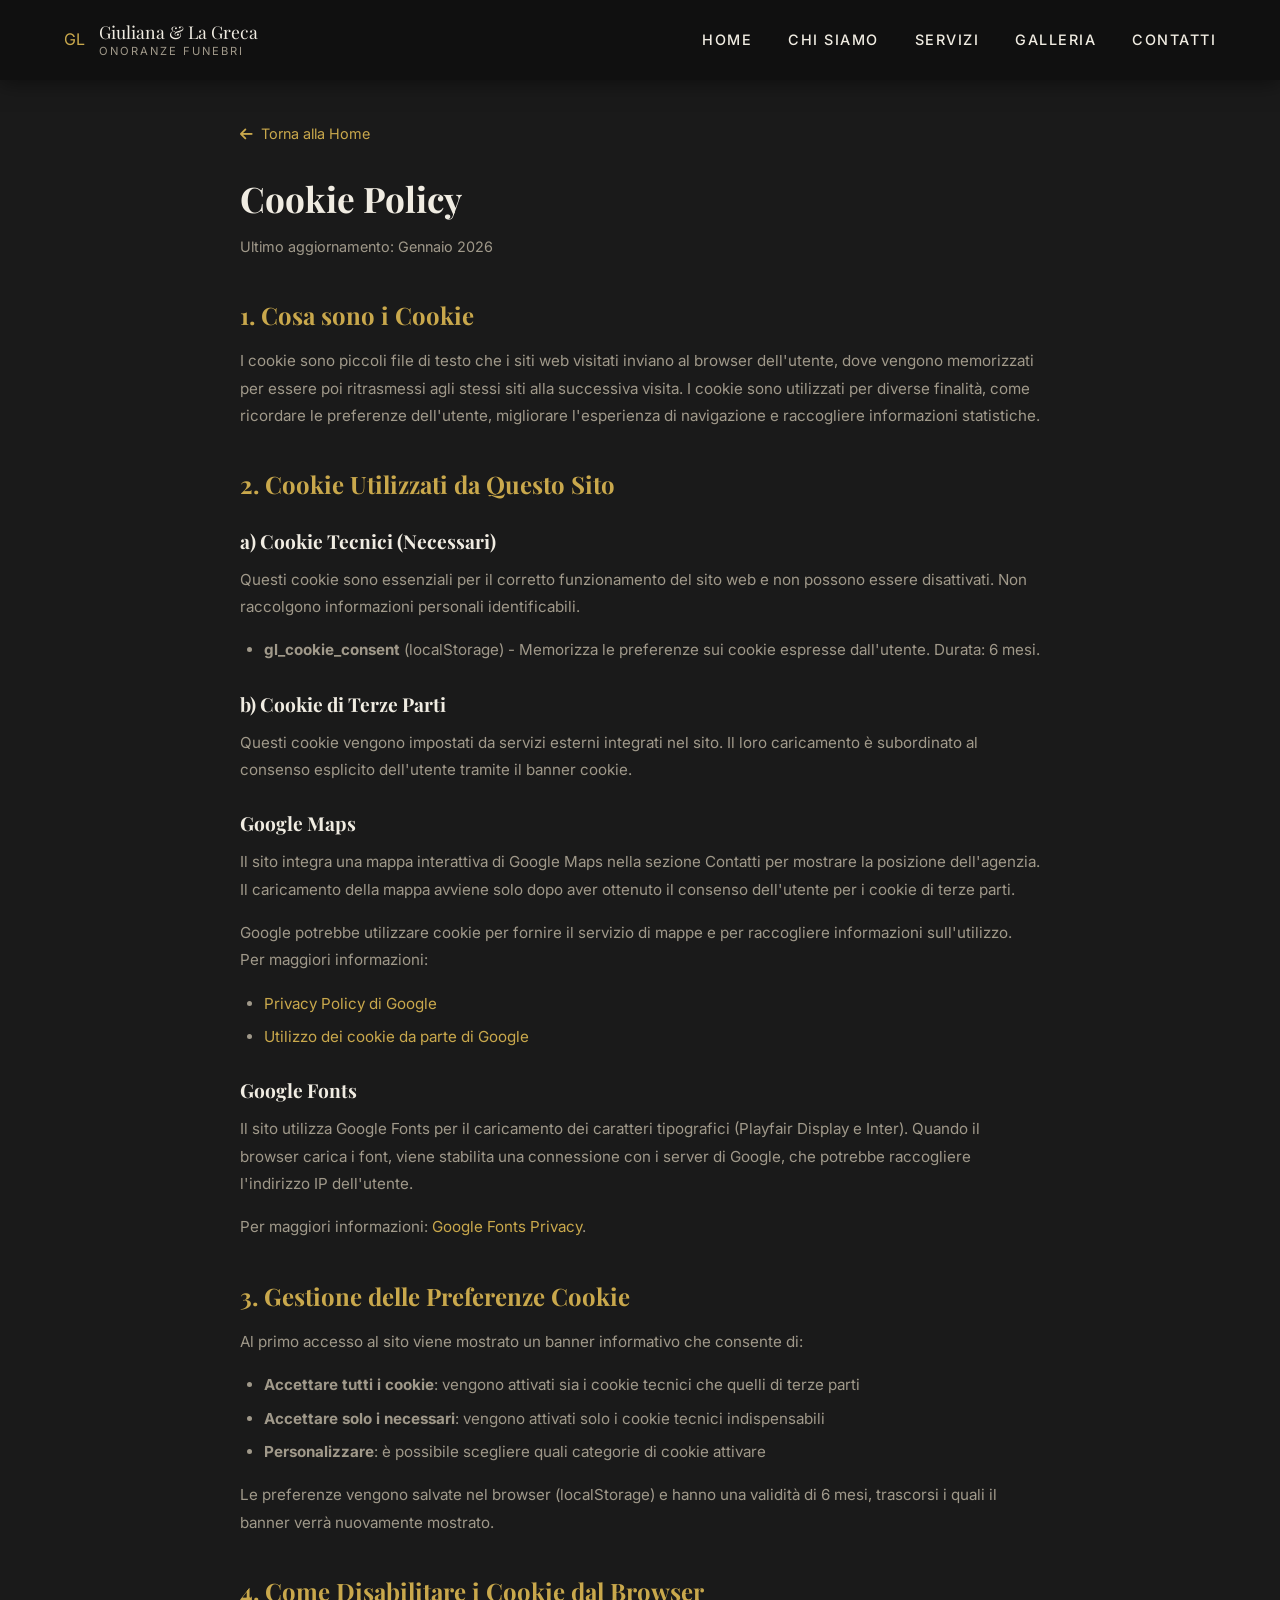
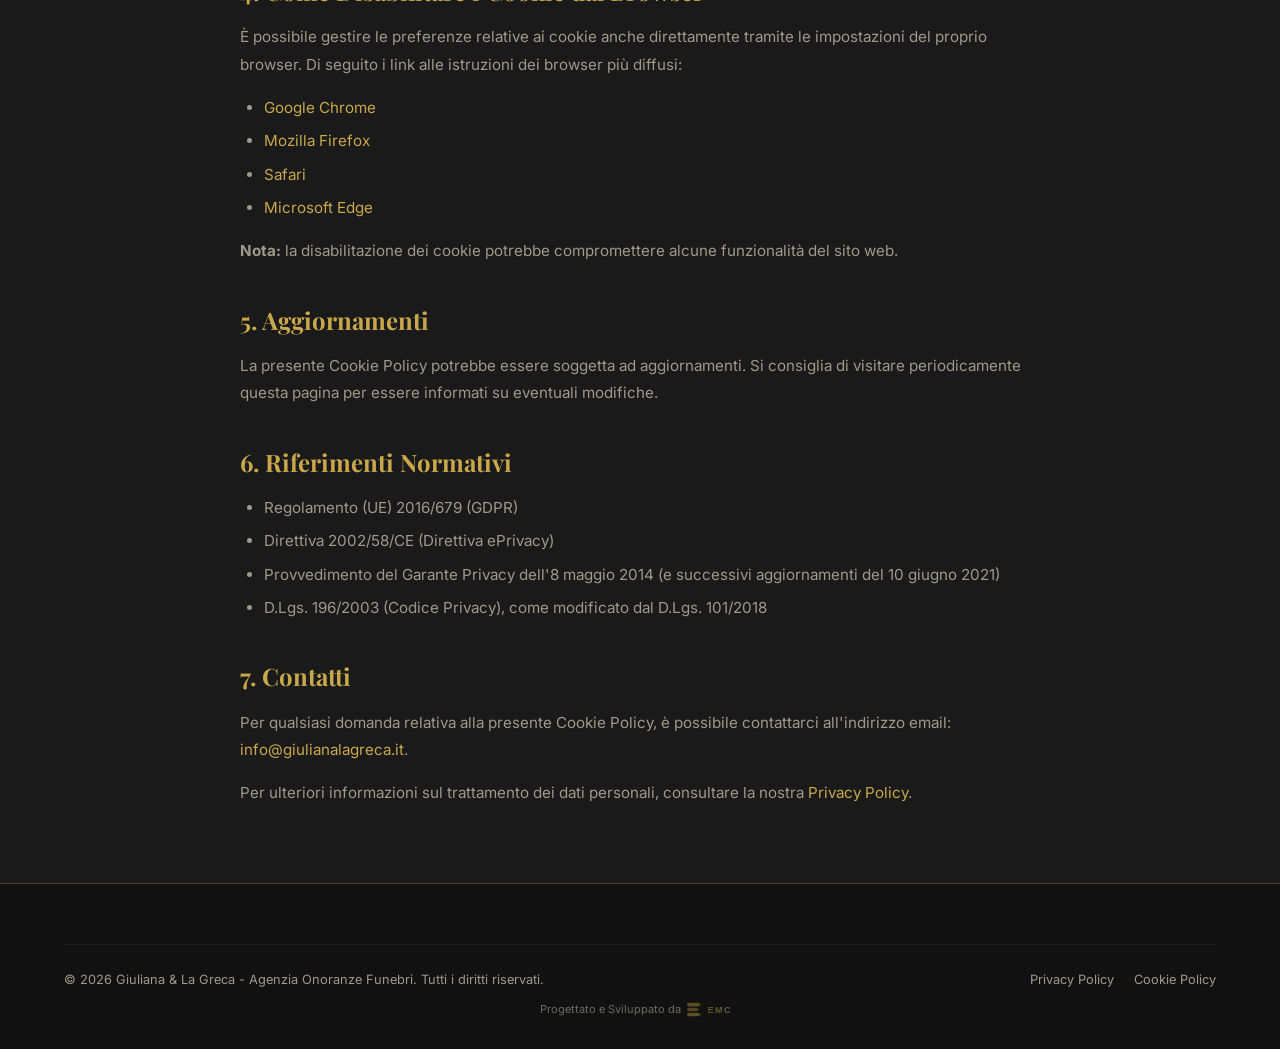
<file: cookie-policy.html>
<!DOCTYPE html>
<html lang="it">
<head>
    <meta charset="UTF-8">
    <meta name="viewport" content="width=device-width, initial-scale=1.0">
    <meta name="description" content="Cookie Policy - Giuliana & La Greca Agenzia Onoranze Funebri">
    <meta name="robots" content="noindex, nofollow">
    <title>Cookie Policy - Giuliana & La Greca</title>
    <link rel="canonical" href="https://www.agenziafunebregiulianalagreca.it/cookie-policy.html">

    <link rel="preconnect" href="https://fonts.googleapis.com">
    <link rel="preconnect" href="https://fonts.gstatic.com" crossorigin>
    <link href="https://fonts.googleapis.com/css2?family=Inter:wght@300;400;500;600;700&family=Playfair+Display:wght@400;500;600;700&display=swap" rel="stylesheet">
    <link rel="stylesheet" href="https://cdnjs.cloudflare.com/ajax/libs/font-awesome/6.5.1/css/all.min.css" integrity="sha512-DTOQO9RWCH3ppGqcWaEA1BIZOC6xxalwEsw9c2QQeAIftl+Vegovlnee1c9QX4TctnWMn13TZye+giMm8e2LwA==" crossorigin="anonymous" referrerpolicy="no-referrer">
    <link rel="stylesheet" href="css/style.css">
</head>
<body>

    <!-- Header -->
    <header class="header scrolled">
        <div class="container">
            <nav class="nav">
                <a href="index.html" class="nav-logo">
                    <div class="nav-logo-icon">GL</div>
                    <div class="nav-logo-text">
                        Giuliana & La Greca
                        <span>Onoranze Funebri</span>
                    </div>
                </a>
                <ul class="nav-links">
                    <li><a href="index.html">Home</a></li>
                    <li><a href="index.html#chi-siamo">Chi Siamo</a></li>
                    <li><a href="index.html#servizi">Servizi</a></li>
                    <li><a href="index.html#galleria">Galleria</a></li>
                    <li><a href="index.html#contatti">Contatti</a></li>
                </ul>
                <button class="hamburger" id="hamburger" aria-label="Menu di navigazione" aria-expanded="false">
                    <span></span>
                    <span></span>
                    <span></span>
                </button>
            </nav>
        </div>
    </header>

    <!-- Cookie Policy -->
    <main class="legal-page">
        <div class="container">
            <div class="legal-content">
                <a href="index.html" class="legal-back"><i class="fas fa-arrow-left"></i> Torna alla Home</a>

                <h1>Cookie Policy</h1>
                <p class="legal-date">Ultimo aggiornamento: Gennaio 2026</p>

                <h2>1. Cosa sono i Cookie</h2>
                <p>
                    I cookie sono piccoli file di testo che i siti web visitati inviano al browser dell'utente,
                    dove vengono memorizzati per essere poi ritrasmessi agli stessi siti alla successiva visita.
                    I cookie sono utilizzati per diverse finalità, come ricordare le preferenze dell'utente,
                    migliorare l'esperienza di navigazione e raccogliere informazioni statistiche.
                </p>

                <h2>2. Cookie Utilizzati da Questo Sito</h2>

                <h3>a) Cookie Tecnici (Necessari)</h3>
                <p>
                    Questi cookie sono essenziali per il corretto funzionamento del sito web e non possono essere
                    disattivati. Non raccolgono informazioni personali identificabili.
                </p>
                <ul>
                    <li>
                        <strong>gl_cookie_consent</strong> (localStorage) - Memorizza le preferenze sui cookie
                        espresse dall'utente. Durata: 6 mesi.
                    </li>
                </ul>

                <h3>b) Cookie di Terze Parti</h3>
                <p>
                    Questi cookie vengono impostati da servizi esterni integrati nel sito. Il loro caricamento
                    è subordinato al consenso esplicito dell'utente tramite il banner cookie.
                </p>

                <h3>Google Maps</h3>
                <p>
                    Il sito integra una mappa interattiva di Google Maps nella sezione Contatti per mostrare
                    la posizione dell'agenzia. Il caricamento della mappa avviene solo dopo aver ottenuto
                    il consenso dell'utente per i cookie di terze parti.
                </p>
                <p>
                    Google potrebbe utilizzare cookie per fornire il servizio di mappe e per raccogliere
                    informazioni sull'utilizzo. Per maggiori informazioni:
                </p>
                <ul>
                    <li><a href="https://policies.google.com/privacy" target="_blank" rel="noopener noreferrer">Privacy Policy di Google</a></li>
                    <li><a href="https://policies.google.com/technologies/cookies" target="_blank" rel="noopener noreferrer">Utilizzo dei cookie da parte di Google</a></li>
                </ul>

                <h3>Google Fonts</h3>
                <p>
                    Il sito utilizza Google Fonts per il caricamento dei caratteri tipografici (Playfair Display e Inter).
                    Quando il browser carica i font, viene stabilita una connessione con i server di Google,
                    che potrebbe raccogliere l'indirizzo IP dell'utente.
                </p>
                <p>
                    Per maggiori informazioni: <a href="https://developers.google.com/fonts/faq/privacy" target="_blank" rel="noopener noreferrer">Google Fonts Privacy</a>.
                </p>

                <h2>3. Gestione delle Preferenze Cookie</h2>
                <p>
                    Al primo accesso al sito viene mostrato un banner informativo che consente di:
                </p>
                <ul>
                    <li><strong>Accettare tutti i cookie</strong>: vengono attivati sia i cookie tecnici che quelli di terze parti</li>
                    <li><strong>Accettare solo i necessari</strong>: vengono attivati solo i cookie tecnici indispensabili</li>
                    <li><strong>Personalizzare</strong>: è possibile scegliere quali categorie di cookie attivare</li>
                </ul>
                <p>
                    Le preferenze vengono salvate nel browser (localStorage) e hanno una validità di 6 mesi,
                    trascorsi i quali il banner verrà nuovamente mostrato.
                </p>

                <h2>4. Come Disabilitare i Cookie dal Browser</h2>
                <p>
                    È possibile gestire le preferenze relative ai cookie anche direttamente tramite le
                    impostazioni del proprio browser. Di seguito i link alle istruzioni dei browser più diffusi:
                </p>
                <ul>
                    <li><a href="https://support.google.com/chrome/answer/95647" target="_blank" rel="noopener noreferrer">Google Chrome</a></li>
                    <li><a href="https://support.mozilla.org/it/kb/protezione-antitracciamento-avanzata-firefox-desktop" target="_blank" rel="noopener noreferrer">Mozilla Firefox</a></li>
                    <li><a href="https://support.apple.com/it-it/guide/safari/sfri11471/mac" target="_blank" rel="noopener noreferrer">Safari</a></li>
                    <li><a href="https://support.microsoft.com/it-it/windows/eliminare-e-gestire-i-cookie-168dab11-0753-043d-7c16-ede5947fc64d" target="_blank" rel="noopener noreferrer">Microsoft Edge</a></li>
                </ul>
                <p>
                    <strong>Nota:</strong> la disabilitazione dei cookie potrebbe compromettere alcune funzionalità del sito web.
                </p>

                <h2>5. Aggiornamenti</h2>
                <p>
                    La presente Cookie Policy potrebbe essere soggetta ad aggiornamenti. Si consiglia di visitare
                    periodicamente questa pagina per essere informati su eventuali modifiche.
                </p>

                <h2>6. Riferimenti Normativi</h2>
                <ul>
                    <li>Regolamento (UE) 2016/679 (GDPR)</li>
                    <li>Direttiva 2002/58/CE (Direttiva ePrivacy)</li>
                    <li>Provvedimento del Garante Privacy dell'8 maggio 2014 (e successivi aggiornamenti del 10 giugno 2021)</li>
                    <li>D.Lgs. 196/2003 (Codice Privacy), come modificato dal D.Lgs. 101/2018</li>
                </ul>

                <h2>7. Contatti</h2>
                <p>
                    Per qualsiasi domanda relativa alla presente Cookie Policy, è possibile contattarci all'indirizzo
                    email: <a href="mailto:info@giulianalagreca.it">info@giulianalagreca.it</a>.
                </p>
                <p>
                    Per ulteriori informazioni sul trattamento dei dati personali, consultare la nostra
                    <a href="privacy.html">Privacy Policy</a>.
                </p>
            </div>
        </div>
    </main>

    <!-- Footer -->
    <footer class="footer">
        <div class="container">
            <div class="footer-bottom">
                <p>&copy; <script>document.write(new Date().getFullYear())</script> Giuliana & La Greca - Agenzia Onoranze Funebri. Tutti i diritti riservati.</p>
                <div class="footer-bottom-links">
                    <a href="privacy.html">Privacy Policy</a>
                    <a href="cookie-policy.html">Cookie Policy</a>
                </div>
            </div>
            <a href="https://www.emcdigitalsolutions.it" target="_blank" rel="noopener" title="Progettato e Sviluppato da EMC Digital Solutions" style="margin-top:10px;display:flex;align-items:center;justify-content:center;gap:6px;opacity:0.4;font-size:11px;text-decoration:none;color:inherit;"><span>Progettato e Sviluppato da</span> <svg xmlns="http://www.w3.org/2000/svg" viewBox="0 0 120 40" height="18"><defs><linearGradient id="emcG" x1="0" y1="0" x2="120" y2="40" gradientUnits="userSpaceOnUse"><stop offset="0%" stop-color="#c9a84c"/><stop offset="45%" stop-color="#d4af37"/><stop offset="100%" stop-color="#f0ece2"/></linearGradient><linearGradient id="emcIG" x1="0" y1="0" x2="40" y2="40" gradientUnits="userSpaceOnUse"><stop offset="0%" stop-color="#c9a84c"/><stop offset="100%" stop-color="#d4af37"/></linearGradient></defs><path d="M4,4 H24 L32,8 L24,12 H4 A4,4 0 0,1 4,4Z" fill="url(#emcIG)"/><path d="M4,15 H20 L28,19 L20,23 H4 A4,4 0 0,1 4,15Z" fill="url(#emcIG)" opacity="0.85"/><path d="M4,26 H24 L32,30 L24,34 H4 A4,4 0 0,1 4,26Z" fill="url(#emcIG)"/><text x="46" y="27" font-family="'Space Grotesk','Segoe UI','Helvetica Neue',Arial,sans-serif" font-size="20" font-weight="700" fill="url(#emcG)" letter-spacing="3">EMC</text></svg></a>
        </div>
    </footer>

    <script>
        // Mobile menu per le pagine legali
        var hamburger = document.getElementById('hamburger');
        var navLinks = document.querySelector('.nav-links');
        if (hamburger && navLinks) {
            hamburger.addEventListener('click', function () {
                var isOpen = navLinks.classList.toggle('open');
                hamburger.classList.toggle('active');
                hamburger.setAttribute('aria-expanded', isOpen);
                document.body.style.overflow = isOpen ? 'hidden' : '';
            });
            navLinks.querySelectorAll('a').forEach(function (link) {
                link.addEventListener('click', function () {
                    navLinks.classList.remove('open');
                    hamburger.classList.remove('active');
                    hamburger.setAttribute('aria-expanded', 'false');
                    document.body.style.overflow = '';
                });
            });
        }
    </script>

</body>
</html>
</file>
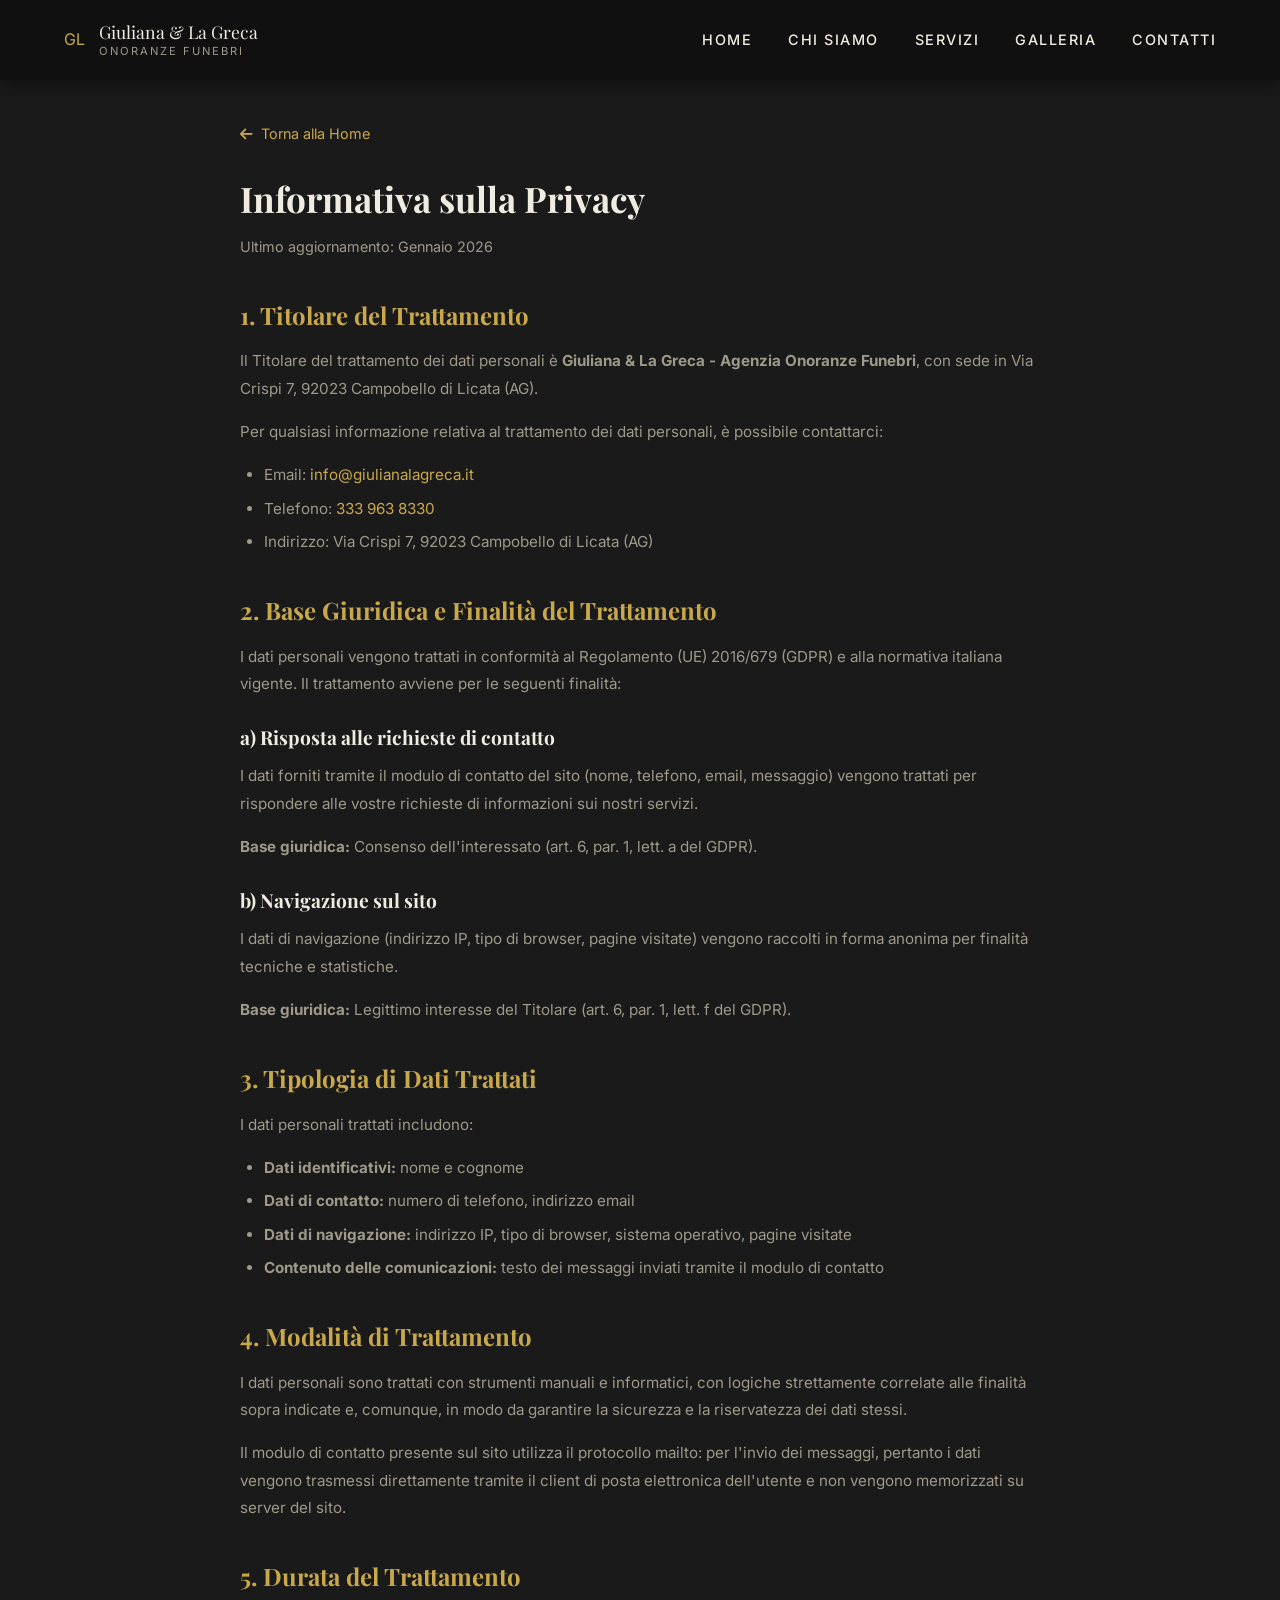
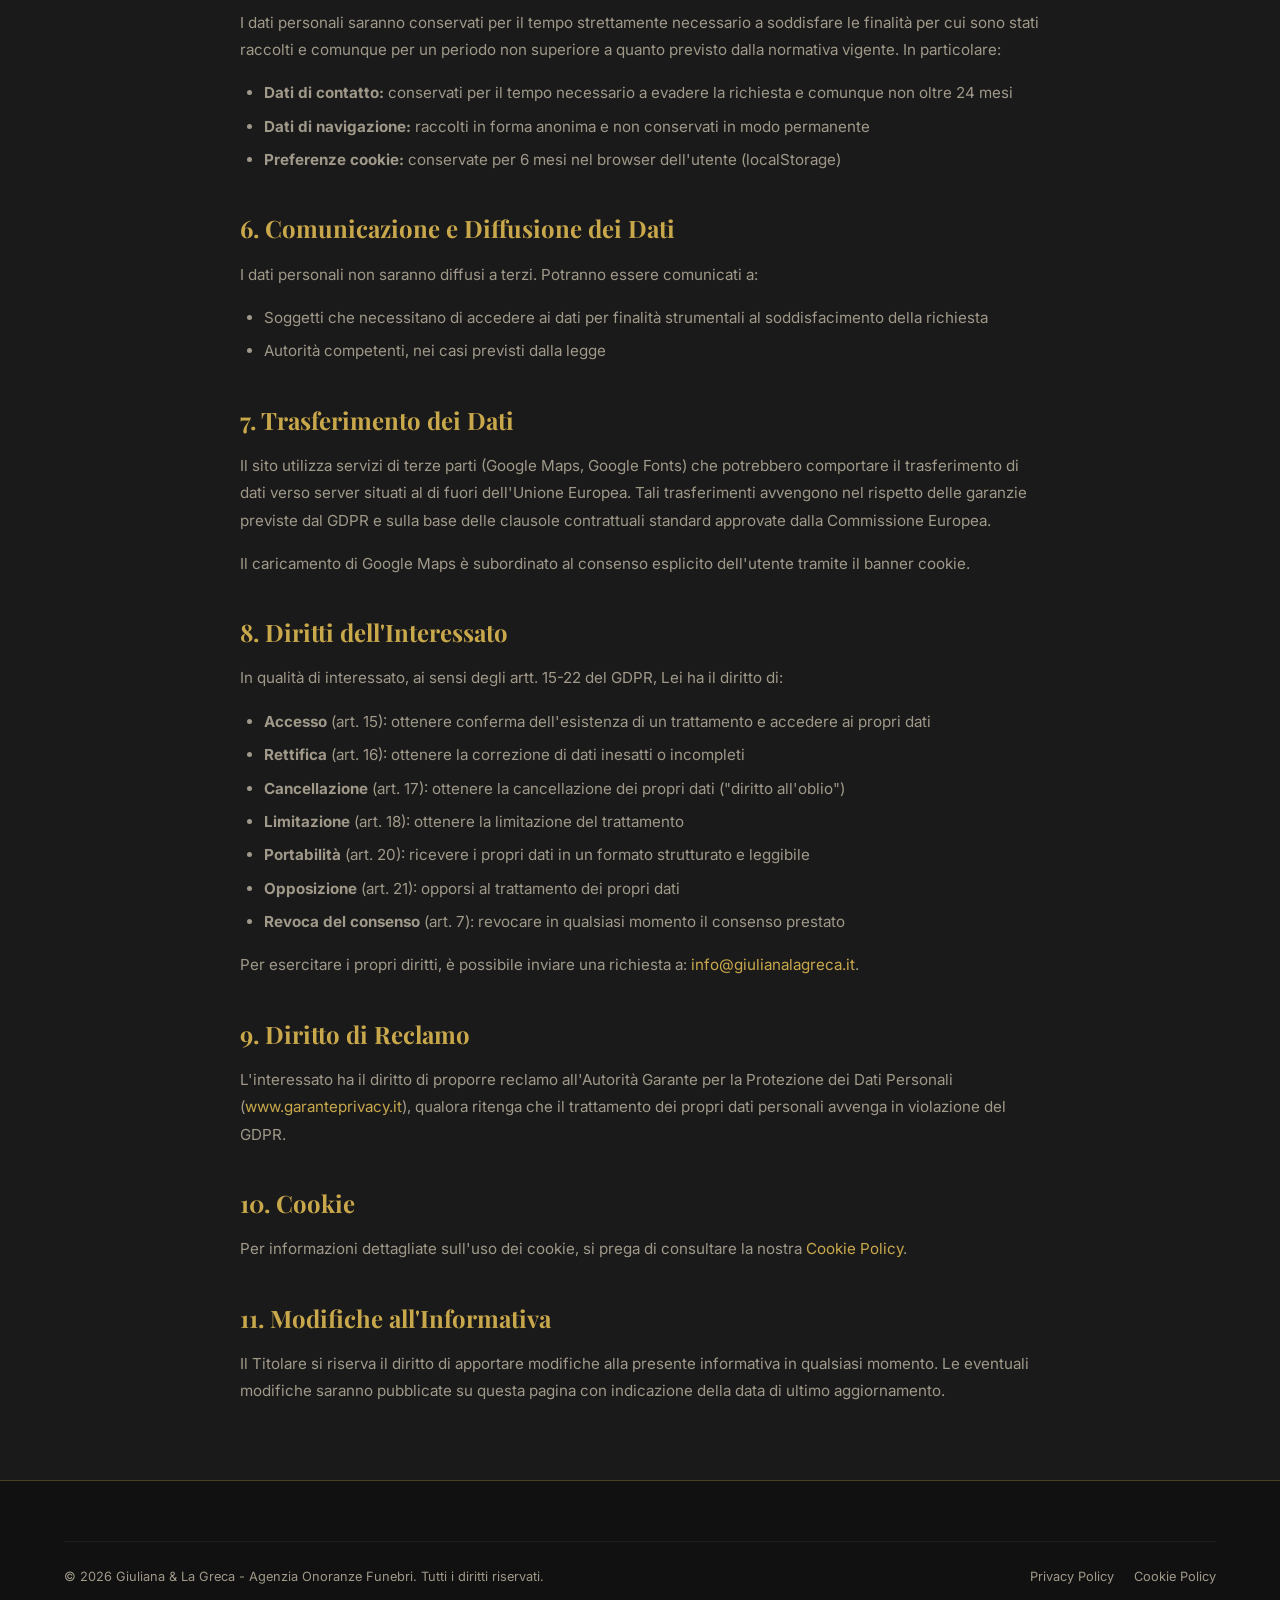
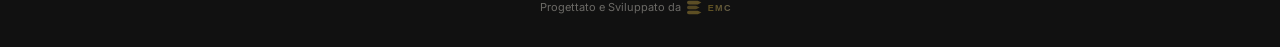
<file: privacy.html>
<!DOCTYPE html>
<html lang="it">
<head>
    <meta charset="UTF-8">
    <meta name="viewport" content="width=device-width, initial-scale=1.0">
    <meta name="description" content="Informativa sulla Privacy - Giuliana & La Greca Agenzia Onoranze Funebri">
    <meta name="robots" content="noindex, nofollow">
    <title>Privacy Policy - Giuliana & La Greca</title>
    <link rel="canonical" href="https://www.agenziafunebregiulianalagreca.it/privacy.html">

    <link rel="preconnect" href="https://fonts.googleapis.com">
    <link rel="preconnect" href="https://fonts.gstatic.com" crossorigin>
    <link href="https://fonts.googleapis.com/css2?family=Inter:wght@300;400;500;600;700&family=Playfair+Display:wght@400;500;600;700&display=swap" rel="stylesheet">
    <link rel="stylesheet" href="https://cdnjs.cloudflare.com/ajax/libs/font-awesome/6.5.1/css/all.min.css" integrity="sha512-DTOQO9RWCH3ppGqcWaEA1BIZOC6xxalwEsw9c2QQeAIftl+Vegovlnee1c9QX4TctnWMn13TZye+giMm8e2LwA==" crossorigin="anonymous" referrerpolicy="no-referrer">
    <link rel="stylesheet" href="css/style.css">
</head>
<body>

    <!-- Header -->
    <header class="header scrolled">
        <div class="container">
            <nav class="nav">
                <a href="index.html" class="nav-logo">
                    <div class="nav-logo-icon">GL</div>
                    <div class="nav-logo-text">
                        Giuliana & La Greca
                        <span>Onoranze Funebri</span>
                    </div>
                </a>
                <ul class="nav-links">
                    <li><a href="index.html">Home</a></li>
                    <li><a href="index.html#chi-siamo">Chi Siamo</a></li>
                    <li><a href="index.html#servizi">Servizi</a></li>
                    <li><a href="index.html#galleria">Galleria</a></li>
                    <li><a href="index.html#contatti">Contatti</a></li>
                </ul>
                <button class="hamburger" id="hamburger" aria-label="Menu di navigazione" aria-expanded="false">
                    <span></span>
                    <span></span>
                    <span></span>
                </button>
            </nav>
        </div>
    </header>

    <!-- Privacy Policy -->
    <main class="legal-page">
        <div class="container">
            <div class="legal-content">
                <a href="index.html" class="legal-back"><i class="fas fa-arrow-left"></i> Torna alla Home</a>

                <h1>Informativa sulla Privacy</h1>
                <p class="legal-date">Ultimo aggiornamento: Gennaio 2026</p>

                <h2>1. Titolare del Trattamento</h2>
                <p>
                    Il Titolare del trattamento dei dati personali è <strong>Giuliana & La Greca - Agenzia Onoranze Funebri</strong>,
                    con sede in Via Crispi 7, 92023 Campobello di Licata (AG).
                </p>
                <p>
                    Per qualsiasi informazione relativa al trattamento dei dati personali, è possibile contattarci:
                </p>
                <ul>
                    <li>Email: <a href="mailto:info@giulianalagreca.it">info@giulianalagreca.it</a></li>
                    <li>Telefono: <a href="tel:+393339638330">333 963 8330</a></li>
                    <li>Indirizzo: Via Crispi 7, 92023 Campobello di Licata (AG)</li>
                </ul>

                <h2>2. Base Giuridica e Finalità del Trattamento</h2>
                <p>
                    I dati personali vengono trattati in conformità al Regolamento (UE) 2016/679 (GDPR)
                    e alla normativa italiana vigente. Il trattamento avviene per le seguenti finalità:
                </p>

                <h3>a) Risposta alle richieste di contatto</h3>
                <p>
                    I dati forniti tramite il modulo di contatto del sito (nome, telefono, email, messaggio) vengono
                    trattati per rispondere alle vostre richieste di informazioni sui nostri servizi.
                </p>
                <p><strong>Base giuridica:</strong> Consenso dell'interessato (art. 6, par. 1, lett. a del GDPR).</p>

                <h3>b) Navigazione sul sito</h3>
                <p>
                    I dati di navigazione (indirizzo IP, tipo di browser, pagine visitate) vengono raccolti
                    in forma anonima per finalità tecniche e statistiche.
                </p>
                <p><strong>Base giuridica:</strong> Legittimo interesse del Titolare (art. 6, par. 1, lett. f del GDPR).</p>

                <h2>3. Tipologia di Dati Trattati</h2>
                <p>I dati personali trattati includono:</p>
                <ul>
                    <li><strong>Dati identificativi:</strong> nome e cognome</li>
                    <li><strong>Dati di contatto:</strong> numero di telefono, indirizzo email</li>
                    <li><strong>Dati di navigazione:</strong> indirizzo IP, tipo di browser, sistema operativo, pagine visitate</li>
                    <li><strong>Contenuto delle comunicazioni:</strong> testo dei messaggi inviati tramite il modulo di contatto</li>
                </ul>

                <h2>4. Modalità di Trattamento</h2>
                <p>
                    I dati personali sono trattati con strumenti manuali e informatici, con logiche strettamente correlate
                    alle finalità sopra indicate e, comunque, in modo da garantire la sicurezza e la riservatezza dei dati stessi.
                </p>
                <p>
                    Il modulo di contatto presente sul sito utilizza il protocollo mailto: per l'invio dei messaggi,
                    pertanto i dati vengono trasmessi direttamente tramite il client di posta elettronica dell'utente
                    e non vengono memorizzati su server del sito.
                </p>

                <h2>5. Durata del Trattamento</h2>
                <p>
                    I dati personali saranno conservati per il tempo strettamente necessario a soddisfare le finalità
                    per cui sono stati raccolti e comunque per un periodo non superiore a quanto previsto dalla normativa
                    vigente. In particolare:
                </p>
                <ul>
                    <li><strong>Dati di contatto:</strong> conservati per il tempo necessario a evadere la richiesta e comunque non oltre 24 mesi</li>
                    <li><strong>Dati di navigazione:</strong> raccolti in forma anonima e non conservati in modo permanente</li>
                    <li><strong>Preferenze cookie:</strong> conservate per 6 mesi nel browser dell'utente (localStorage)</li>
                </ul>

                <h2>6. Comunicazione e Diffusione dei Dati</h2>
                <p>
                    I dati personali non saranno diffusi a terzi. Potranno essere comunicati a:
                </p>
                <ul>
                    <li>Soggetti che necessitano di accedere ai dati per finalità strumentali al soddisfacimento della richiesta</li>
                    <li>Autorità competenti, nei casi previsti dalla legge</li>
                </ul>

                <h2>7. Trasferimento dei Dati</h2>
                <p>
                    Il sito utilizza servizi di terze parti (Google Maps, Google Fonts) che potrebbero comportare
                    il trasferimento di dati verso server situati al di fuori dell'Unione Europea.
                    Tali trasferimenti avvengono nel rispetto delle garanzie previste dal GDPR e sulla base
                    delle clausole contrattuali standard approvate dalla Commissione Europea.
                </p>
                <p>
                    Il caricamento di Google Maps è subordinato al consenso esplicito dell'utente tramite il banner cookie.
                </p>

                <h2>8. Diritti dell'Interessato</h2>
                <p>
                    In qualità di interessato, ai sensi degli artt. 15-22 del GDPR, Lei ha il diritto di:
                </p>
                <ul>
                    <li><strong>Accesso</strong> (art. 15): ottenere conferma dell'esistenza di un trattamento e accedere ai propri dati</li>
                    <li><strong>Rettifica</strong> (art. 16): ottenere la correzione di dati inesatti o incompleti</li>
                    <li><strong>Cancellazione</strong> (art. 17): ottenere la cancellazione dei propri dati ("diritto all'oblio")</li>
                    <li><strong>Limitazione</strong> (art. 18): ottenere la limitazione del trattamento</li>
                    <li><strong>Portabilità</strong> (art. 20): ricevere i propri dati in un formato strutturato e leggibile</li>
                    <li><strong>Opposizione</strong> (art. 21): opporsi al trattamento dei propri dati</li>
                    <li><strong>Revoca del consenso</strong> (art. 7): revocare in qualsiasi momento il consenso prestato</li>
                </ul>
                <p>
                    Per esercitare i propri diritti, è possibile inviare una richiesta a:
                    <a href="mailto:info@giulianalagreca.it">info@giulianalagreca.it</a>.
                </p>

                <h2>9. Diritto di Reclamo</h2>
                <p>
                    L'interessato ha il diritto di proporre reclamo all'Autorità Garante per la Protezione dei Dati Personali
                    (<a href="https://www.garanteprivacy.it" target="_blank" rel="noopener noreferrer">www.garanteprivacy.it</a>),
                    qualora ritenga che il trattamento dei propri dati personali avvenga in violazione del GDPR.
                </p>

                <h2>10. Cookie</h2>
                <p>
                    Per informazioni dettagliate sull'uso dei cookie, si prega di consultare la nostra
                    <a href="cookie-policy.html">Cookie Policy</a>.
                </p>

                <h2>11. Modifiche all'Informativa</h2>
                <p>
                    Il Titolare si riserva il diritto di apportare modifiche alla presente informativa in qualsiasi momento.
                    Le eventuali modifiche saranno pubblicate su questa pagina con indicazione della data di ultimo aggiornamento.
                </p>
            </div>
        </div>
    </main>

    <!-- Footer -->
    <footer class="footer">
        <div class="container">
            <div class="footer-bottom">
                <p>&copy; <script>document.write(new Date().getFullYear())</script> Giuliana & La Greca - Agenzia Onoranze Funebri. Tutti i diritti riservati.</p>
                <div class="footer-bottom-links">
                    <a href="privacy.html">Privacy Policy</a>
                    <a href="cookie-policy.html">Cookie Policy</a>
                </div>
            </div>
            <a href="https://www.emcdigitalsolutions.it" target="_blank" rel="noopener" title="Progettato e Sviluppato da EMC Digital Solutions" style="margin-top:10px;display:flex;align-items:center;justify-content:center;gap:6px;opacity:0.4;font-size:11px;text-decoration:none;color:inherit;"><span>Progettato e Sviluppato da</span> <svg xmlns="http://www.w3.org/2000/svg" viewBox="0 0 120 40" height="18"><defs><linearGradient id="emcG" x1="0" y1="0" x2="120" y2="40" gradientUnits="userSpaceOnUse"><stop offset="0%" stop-color="#c9a84c"/><stop offset="45%" stop-color="#d4af37"/><stop offset="100%" stop-color="#f0ece2"/></linearGradient><linearGradient id="emcIG" x1="0" y1="0" x2="40" y2="40" gradientUnits="userSpaceOnUse"><stop offset="0%" stop-color="#c9a84c"/><stop offset="100%" stop-color="#d4af37"/></linearGradient></defs><path d="M4,4 H24 L32,8 L24,12 H4 A4,4 0 0,1 4,4Z" fill="url(#emcIG)"/><path d="M4,15 H20 L28,19 L20,23 H4 A4,4 0 0,1 4,15Z" fill="url(#emcIG)" opacity="0.85"/><path d="M4,26 H24 L32,30 L24,34 H4 A4,4 0 0,1 4,26Z" fill="url(#emcIG)"/><text x="46" y="27" font-family="'Space Grotesk','Segoe UI','Helvetica Neue',Arial,sans-serif" font-size="20" font-weight="700" fill="url(#emcG)" letter-spacing="3">EMC</text></svg></a>
        </div>
    </footer>

    <script>
        // Mobile menu per le pagine legali
        var hamburger = document.getElementById('hamburger');
        var navLinks = document.querySelector('.nav-links');
        if (hamburger && navLinks) {
            hamburger.addEventListener('click', function () {
                var isOpen = navLinks.classList.toggle('open');
                hamburger.classList.toggle('active');
                hamburger.setAttribute('aria-expanded', isOpen);
                document.body.style.overflow = isOpen ? 'hidden' : '';
            });
            navLinks.querySelectorAll('a').forEach(function (link) {
                link.addEventListener('click', function () {
                    navLinks.classList.remove('open');
                    hamburger.classList.remove('active');
                    hamburger.setAttribute('aria-expanded', 'false');
                    document.body.style.overflow = '';
                });
            });
        }
    </script>

</body>
</html>
</file>
<file: css/style.css>
/* ============================================
   Giuliana & La Greca - Onoranze Funebri
   Tema Elegante Scuro con Accenti Dorati
   ============================================ */

/* --- CSS Variables --- */
:root {
    --bg-primary: #1a1a1a;
    --bg-secondary: #111111;
    --bg-tertiary: #1e1e1e;
    --accent-gold: #c9a84c;
    --accent-gold-light: #d4af37;
    --accent-gold-transparent: rgba(201, 168, 76, 0.3);
    --accent-gold-glow: rgba(201, 168, 76, 0.15);
    --text-primary: #f0ece2;
    --text-secondary: #a0998a;
    --text-dark: #1a1a1a;
    --font-heading: 'Playfair Display', Georgia, serif;
    --font-body: 'Inter', 'Lato', Arial, sans-serif;
    --transition: 0.3s ease;
    --transition-slow: 0.6s ease;
    --max-width: 1200px;
    --nav-height: 80px;
}

/* --- Reset & Base --- */
*,
*::before,
*::after {
    margin: 0;
    padding: 0;
    box-sizing: border-box;
}

html {
    scroll-behavior: smooth;
    font-size: 16px;
}

body {
    font-family: var(--font-body);
    background-color: var(--bg-primary);
    color: var(--text-primary);
    line-height: 1.7;
    overflow-x: hidden;
    -webkit-font-smoothing: antialiased;
    -moz-osx-font-smoothing: grayscale;
}

a {
    color: var(--accent-gold);
    text-decoration: none;
    transition: color var(--transition);
}

a:hover {
    color: var(--accent-gold-light);
}

img {
    max-width: 100%;
    height: auto;
    display: block;
}

ul {
    list-style: none;
}

h1, h2, h3, h4, h5, h6 {
    font-family: var(--font-heading);
    font-weight: 700;
    line-height: 1.3;
    color: var(--text-primary);
}

.container {
    width: 100%;
    max-width: var(--max-width);
    margin: 0 auto;
    padding: 0 24px;
}

/* --- Section Shared --- */
.section {
    padding: 100px 0;
}

.section-header {
    text-align: center;
    margin-bottom: 60px;
}

.section-header h2 {
    font-size: 2.5rem;
    margin-bottom: 16px;
    color: var(--text-primary);
}

.section-header .section-line {
    width: 60px;
    height: 3px;
    background: var(--accent-gold);
    margin: 0 auto 20px;
    border-radius: 2px;
}

.section-header p {
    font-size: 1.1rem;
    color: var(--text-secondary);
    max-width: 600px;
    margin: 0 auto;
}

/* --- Scroll Animations --- */
.fade-in {
    opacity: 0;
    transform: translateY(30px);
    transition: opacity 0.8s ease, transform 0.8s ease;
}

.fade-in.visible {
    opacity: 1;
    transform: translateY(0);
}

.fade-in-left {
    opacity: 0;
    transform: translateX(-40px);
    transition: opacity 0.8s ease, transform 0.8s ease;
}

.fade-in-left.visible {
    opacity: 1;
    transform: translateX(0);
}

.fade-in-right {
    opacity: 0;
    transform: translateX(40px);
    transition: opacity 0.8s ease, transform 0.8s ease;
}

.fade-in-right.visible {
    opacity: 1;
    transform: translateX(0);
}

/* --- Header / Navbar --- */
.header {
    position: fixed;
    top: 0;
    left: 0;
    width: 100%;
    z-index: 1000;
    transition: background-color var(--transition), box-shadow var(--transition);
    background-color: transparent;
}

.header.scrolled {
    background-color: rgba(17, 17, 17, 0.97);
    box-shadow: 0 2px 20px rgba(0, 0, 0, 0.5);
    backdrop-filter: blur(10px);
}

.nav {
    display: flex;
    align-items: center;
    justify-content: space-between;
    height: var(--nav-height);
}

.nav-logo {
    display: flex;
    align-items: center;
    gap: 14px;
    text-decoration: none;
}

.nav-logo-img {
    width: 48px;
    height: 48px;
    object-fit: contain;
    flex-shrink: 0;
    filter: brightness(1.1);
}

.nav-logo-text {
    font-family: var(--font-heading);
    font-size: 1.1rem;
    color: var(--text-primary);
    line-height: 1.3;
}

.nav-logo-text span {
    display: block;
    font-size: 0.7rem;
    color: var(--text-secondary);
    font-family: var(--font-body);
    text-transform: uppercase;
    letter-spacing: 2px;
}

.nav-links {
    display: flex;
    align-items: center;
    gap: 36px;
}

.nav-links a {
    color: var(--text-primary);
    font-size: 0.9rem;
    font-weight: 500;
    text-transform: uppercase;
    letter-spacing: 1.5px;
    position: relative;
    padding: 4px 0;
}

.nav-links a::after {
    content: '';
    position: absolute;
    bottom: -2px;
    left: 0;
    width: 0;
    height: 2px;
    background: var(--accent-gold);
    transition: width var(--transition);
}

.nav-links a:hover::after,
.nav-links a.active::after {
    width: 100%;
}

.nav-links a:hover,
.nav-links a.active {
    color: var(--accent-gold);
}

/* Hamburger Menu */
.hamburger {
    display: none;
    flex-direction: column;
    justify-content: center;
    gap: 5px;
    cursor: pointer;
    padding: 8px;
    background: none;
    border: none;
    z-index: 1001;
}

.hamburger span {
    display: block;
    width: 26px;
    height: 2px;
    background: var(--text-primary);
    transition: all var(--transition);
    border-radius: 2px;
}

.hamburger.active span:nth-child(1) {
    transform: rotate(45deg) translate(5px, 5px);
}

.hamburger.active span:nth-child(2) {
    opacity: 0;
}

.hamburger.active span:nth-child(3) {
    transform: rotate(-45deg) translate(5px, -5px);
}

/* --- Hero Section --- */
.hero {
    position: relative;
    min-height: 100vh;
    display: flex;
    align-items: center;
    justify-content: center;
    text-align: center;
    background: var(--bg-secondary);
    overflow: hidden;
}

.hero::before {
    content: '';
    position: absolute;
    inset: 0;
    background:
        radial-gradient(ellipse at 50% 30%, rgba(201, 168, 76, 0.08) 0%, transparent 60%),
        radial-gradient(ellipse at 50% 100%, rgba(201, 168, 76, 0.05) 0%, transparent 50%);
    pointer-events: none;
}

/* Floating Particles */
.hero-particles {
    position: absolute;
    inset: 0;
    z-index: 0;
    pointer-events: none;
}

.particle {
    position: absolute;
    background: var(--accent-gold);
    border-radius: 50%;
    opacity: 0;
}

.particle--circle {
    animation: float-up 8s infinite ease-in-out;
}

.particle--cross {
    background: none;
    border-radius: 0;
    animation: float-up-spin 10s infinite ease-in-out;
}

.particle--cross::before,
.particle--cross::after {
    content: '';
    position: absolute;
    background: var(--accent-gold);
    border-radius: 1px;
}

.particle--cross::before {
    width: 100%;
    height: 30%;
    top: 35%;
    left: 0;
}

.particle--cross::after {
    width: 30%;
    height: 100%;
    top: 0;
    left: 35%;
}

.particle--diamond {
    border-radius: 2px;
    animation: float-up-diamond 9s infinite ease-in-out;
}

@keyframes float-up {
    0% {
        opacity: 0;
        transform: translateY(100vh) scale(0);
    }
    10% {
        opacity: 0.5;
    }
    50% {
        opacity: 0.4;
    }
    90% {
        opacity: 0.3;
    }
    100% {
        opacity: 0;
        transform: translateY(-10vh) scale(1);
    }
}

@keyframes float-up-spin {
    0% {
        opacity: 0;
        transform: translateY(100vh) scale(0) rotate(0deg);
    }
    10% {
        opacity: 0.35;
    }
    50% {
        opacity: 0.25;
    }
    90% {
        opacity: 0.15;
    }
    100% {
        opacity: 0;
        transform: translateY(-10vh) scale(1) rotate(180deg);
    }
}

@keyframes float-up-diamond {
    0% {
        opacity: 0;
        transform: translateY(100vh) scale(0) rotate(45deg);
    }
    10% {
        opacity: 0.45;
    }
    50% {
        opacity: 0.35;
    }
    90% {
        opacity: 0.2;
    }
    100% {
        opacity: 0;
        transform: translateY(-10vh) scale(1) rotate(45deg);
    }
}

.hero-banner-img {
    max-width: 700px;
    width: 100%;
    height: auto;
    margin: 0 auto 32px;
    filter: drop-shadow(0 0 30px rgba(201, 168, 76, 0.2));
}

.hero-content {
    position: relative;
    z-index: 1;
    padding: 0 24px;
    max-width: 800px;
}


.hero h1 {
    font-size: 3.5rem;
    margin-bottom: 12px;
    letter-spacing: 2px;
    color: var(--text-primary);
}

.hero-subtitle {
    font-size: 1.1rem;
    text-transform: uppercase;
    letter-spacing: 5px;
    color: var(--accent-gold);
    margin-bottom: 28px;
    font-weight: 400;
}

.hero-divider {
    width: 80px;
    height: 1px;
    background: var(--accent-gold);
    margin: 0 auto 28px;
}

.hero-phrase {
    font-size: 1.25rem;
    color: var(--text-secondary);
    font-style: italic;
    margin-bottom: 40px;
    font-family: var(--font-heading);
}

.hero-actions {
    display: flex;
    flex-direction: column;
    align-items: center;
    gap: 20px;
}

.btn {
    display: inline-flex;
    align-items: center;
    gap: 10px;
    padding: 14px 36px;
    font-size: 0.95rem;
    font-weight: 600;
    text-transform: uppercase;
    letter-spacing: 2px;
    border: none;
    border-radius: 4px;
    cursor: pointer;
    transition: all var(--transition);
    text-decoration: none;
    font-family: var(--font-body);
}

.btn-primary {
    background: var(--accent-gold);
    color: var(--text-dark);
}

.btn-primary:hover {
    background: var(--accent-gold-light);
    color: var(--text-dark);
    transform: translateY(-2px);
    box-shadow: 0 8px 25px rgba(201, 168, 76, 0.3);
}

.btn-outline {
    background: transparent;
    color: var(--accent-gold);
    border: 1px solid var(--accent-gold);
}

.btn-outline:hover {
    background: var(--accent-gold);
    color: var(--text-dark);
    transform: translateY(-2px);
}

.hero-badge {
    display: inline-flex;
    align-items: center;
    gap: 8px;
    padding: 10px 24px;
    border: 1px solid var(--accent-gold-transparent);
    border-radius: 50px;
    font-size: 0.85rem;
    color: var(--accent-gold);
    letter-spacing: 1px;
}

.hero-badge i {
    font-size: 0.9rem;
}

.hero-phones {
    display: flex;
    flex-wrap: wrap;
    justify-content: center;
    gap: 16px;
    margin-top: 8px;
}

.hero-phones a {
    color: var(--text-secondary);
    font-size: 0.95rem;
    display: inline-flex;
    align-items: center;
    gap: 6px;
    transition: color var(--transition);
}

.hero-phones a:hover {
    color: var(--accent-gold);
}

/* --- Chi Siamo --- */
.about {
    background: var(--bg-primary);
}

.about-content {
    max-width: 800px;
    margin: 0 auto;
    text-align: center;
}

.about-icon {
    font-size: 2.5rem;
    color: var(--accent-gold);
    margin-bottom: 24px;
}

.about-content p {
    font-size: 1.1rem;
    color: var(--text-secondary);
    margin-bottom: 20px;
    line-height: 1.9;
}

.about-content p:last-of-type {
    margin-bottom: 0;
}

.about-values {
    display: grid;
    grid-template-columns: repeat(3, 1fr);
    gap: 40px;
    margin-top: 50px;
    padding-top: 50px;
    border-top: 1px solid var(--accent-gold-transparent);
}

.about-value {
    text-align: center;
}

.about-value i {
    font-size: 1.8rem;
    color: var(--accent-gold);
    margin-bottom: 14px;
    display: block;
}

.about-value h4 {
    font-size: 1.1rem;
    margin-bottom: 8px;
    color: var(--text-primary);
}

.about-value p {
    font-size: 0.9rem;
    color: var(--text-secondary);
    margin-bottom: 0;
}

/* --- Servizi --- */
.services {
    background: var(--bg-secondary);
}

.services-grid {
    display: grid;
    grid-template-columns: repeat(3, 1fr);
    gap: 30px;
}

.service-card {
    background: var(--bg-tertiary);
    border: 1px solid rgba(255, 255, 255, 0.05);
    border-radius: 8px;
    padding: 40px 30px;
    text-align: center;
    transition: all var(--transition);
    position: relative;
    overflow: hidden;
}

.service-card::before {
    content: '';
    position: absolute;
    top: 0;
    left: 0;
    right: 0;
    height: 3px;
    background: var(--accent-gold);
    transform: scaleX(0);
    transition: transform var(--transition);
}

.service-card:hover {
    border-color: var(--accent-gold-transparent);
    transform: translateY(-5px);
    box-shadow: 0 10px 40px rgba(0, 0, 0, 0.3);
}

.service-card:hover::before {
    transform: scaleX(1);
}

.service-card-icon {
    width: 70px;
    height: 70px;
    margin: 0 auto 24px;
    border-radius: 50%;
    background: var(--accent-gold-glow);
    display: flex;
    align-items: center;
    justify-content: center;
    font-size: 1.6rem;
    color: var(--accent-gold);
    transition: all var(--transition);
}

.service-card:hover .service-card-icon {
    background: var(--accent-gold);
    color: var(--text-dark);
}

.service-card h3 {
    font-size: 1.2rem;
    margin-bottom: 14px;
    color: var(--text-primary);
}

.service-card p {
    font-size: 0.95rem;
    color: var(--text-secondary);
    line-height: 1.7;
}

/* --- Camera Ardente --- */
.chamber {
    background: linear-gradient(180deg, var(--bg-secondary) 0%, var(--bg-primary) 100%);
    position: relative;
    overflow: hidden;
}

.chamber-glow {
    position: absolute;
    top: -10%;
    right: -8%;
    width: 480px;
    height: 480px;
    background: radial-gradient(circle, var(--accent-gold-glow) 0%, transparent 70%);
    pointer-events: none;
    z-index: 0;
}

.chamber .container {
    position: relative;
    z-index: 1;
}

.chamber-grid {
    display: grid;
    grid-template-columns: 1fr 1fr;
    gap: 60px;
    align-items: center;
}

.chamber-media {
    position: relative;
}

.chamber-frame {
    position: relative;
    border-radius: 10px;
    overflow: hidden;
    border: 1px solid var(--accent-gold-transparent);
    box-shadow: 0 24px 60px rgba(0, 0, 0, 0.55);
}

.chamber-frame::after {
    content: '';
    position: absolute;
    inset: 0;
    border-radius: 10px;
    box-shadow: inset 0 0 0 1px rgba(240, 236, 226, 0.06);
    pointer-events: none;
}

.chamber-frame img {
    width: 100%;
    height: 100%;
    object-fit: cover;
    display: block;
    transition: transform var(--transition-slow);
}

.chamber-media:hover .chamber-frame img {
    transform: scale(1.03);
}

.chamber-content {
    padding: 10px 0;
}

.chamber-eyebrow {
    display: inline-block;
    font-family: var(--font-body);
    text-transform: uppercase;
    letter-spacing: 0.22em;
    font-size: 0.78rem;
    font-weight: 600;
    color: var(--accent-gold);
    margin-bottom: 20px;
}

.chamber-content p {
    color: var(--text-secondary);
    font-size: 1rem;
    line-height: 1.8;
    margin-bottom: 18px;
}

.chamber-content p strong {
    color: var(--text-primary);
    font-weight: 600;
}

.chamber-features {
    margin: 28px 0 34px;
    display: grid;
    grid-template-columns: 1fr 1fr;
    gap: 16px 24px;
}

.chamber-features li {
    display: flex;
    align-items: center;
    gap: 14px;
    color: var(--text-primary);
    font-size: 0.95rem;
}

.chamber-features i {
    flex-shrink: 0;
    width: 42px;
    height: 42px;
    border-radius: 50%;
    background: var(--accent-gold-glow);
    color: var(--accent-gold);
    display: flex;
    align-items: center;
    justify-content: center;
    font-size: 1rem;
    transition: all var(--transition);
}

.chamber-features li:hover i {
    background: var(--accent-gold);
    color: var(--text-dark);
}

.chamber-cta {
    margin-top: 4px;
}

@media (max-width: 900px) {
    .chamber-grid {
        grid-template-columns: 1fr;
        gap: 40px;
    }

    .chamber-content {
        text-align: center;
    }

    .chamber-features {
        text-align: left;
        max-width: 440px;
        margin-left: auto;
        margin-right: auto;
    }
}

@media (max-width: 480px) {
    .chamber-features {
        grid-template-columns: 1fr;
    }
}

/* --- Galleria --- */
.gallery {
    background: var(--bg-primary);
}

.gallery-grid {
    display: grid;
    grid-template-columns: repeat(3, 1fr);
    gap: 20px;
}

.gallery-item {
    border-radius: 8px;
    overflow: hidden;
    position: relative;
    aspect-ratio: 4 / 3;
    cursor: pointer;
}

.gallery-item img {
    width: 100%;
    height: 100%;
    object-fit: cover;
    transition: transform 0.5s ease, filter var(--transition);
    filter: brightness(0.85);
}

.gallery-item:hover img {
    transform: scale(1.05);
    filter: brightness(1);
}

.gallery-item::after {
    content: '';
    position: absolute;
    inset: 0;
    border: 1px solid transparent;
    border-radius: 8px;
    transition: border-color var(--transition);
}

.gallery-item:hover::after {
    border-color: var(--accent-gold-transparent);
}

.gallery-placeholder {
    grid-column: 1 / -1;
    display: flex;
    flex-direction: column;
    align-items: center;
    justify-content: center;
    padding: 80px 24px;
    background: var(--bg-tertiary);
    border: 1px dashed var(--accent-gold-transparent);
    border-radius: 8px;
    text-align: center;
    gap: 16px;
}

.gallery-placeholder i {
    font-size: 3rem;
    color: var(--accent-gold);
    opacity: 0.5;
}

.gallery-placeholder p {
    font-size: 1.05rem;
    color: var(--text-secondary);
}

/* Lightbox Carousel */
.lightbox-overlay {
    position: fixed;
    inset: 0;
    background: rgba(0, 0, 0, 0.94);
    z-index: 10000;
    display: none;
    align-items: center;
    justify-content: center;
    padding: 24px 80px;
}

.lightbox-overlay.show {
    display: flex;
}

.lightbox-overlay img {
    max-width: 85vw;
    max-height: 82vh;
    object-fit: contain;
    border-radius: 4px;
    transition: opacity 0.3s ease;
}

.lightbox-close {
    position: absolute;
    top: 20px;
    right: 28px;
    background: none;
    border: none;
    color: var(--text-primary);
    font-size: 2rem;
    cursor: pointer;
    opacity: 0.7;
    transition: opacity var(--transition);
    z-index: 1;
}

.lightbox-close:hover {
    opacity: 1;
}

.lightbox-prev,
.lightbox-next {
    position: absolute;
    top: 50%;
    transform: translateY(-50%);
    background: rgba(255, 255, 255, 0.08);
    border: 1px solid rgba(255, 255, 255, 0.15);
    color: var(--text-primary);
    width: 50px;
    height: 50px;
    border-radius: 50%;
    display: flex;
    align-items: center;
    justify-content: center;
    font-size: 1.1rem;
    cursor: pointer;
    opacity: 0.6;
    transition: all var(--transition);
    z-index: 1;
}

.lightbox-prev {
    left: 20px;
}

.lightbox-next {
    right: 20px;
}

.lightbox-prev:hover,
.lightbox-next:hover {
    opacity: 1;
    background: var(--accent-gold);
    border-color: var(--accent-gold);
    color: var(--text-dark);
}

.lightbox-counter {
    position: absolute;
    bottom: 24px;
    left: 50%;
    transform: translateX(-50%);
    font-size: 0.9rem;
    color: var(--text-secondary);
    letter-spacing: 2px;
}

/* --- Recensioni --- */
.reviews {
    background: var(--bg-secondary);
}

.reviews-grid {
    display: grid;
    grid-template-columns: repeat(3, 1fr);
    gap: 30px;
}

.review-card {
    background: var(--bg-tertiary);
    border: 1px solid rgba(255, 255, 255, 0.05);
    border-radius: 8px;
    padding: 36px 30px 30px;
    position: relative;
    transition: all var(--transition);
    display: flex;
    flex-direction: column;
}

.review-card:hover {
    border-color: var(--accent-gold-transparent);
    transform: translateY(-5px);
    box-shadow: 0 10px 40px rgba(0, 0, 0, 0.3);
}

.review-card-quote {
    margin-bottom: 20px;
}

.review-card-quote i {
    font-size: 1.6rem;
    color: var(--accent-gold);
    opacity: 0.4;
}

.review-card-text {
    font-size: 0.95rem;
    color: var(--text-secondary);
    line-height: 1.8;
    font-style: italic;
    flex: 1;
    margin-bottom: 24px;
}

.review-card-author {
    display: flex;
    align-items: center;
    gap: 14px;
    margin-bottom: 16px;
}

.review-card-avatar {
    width: 44px;
    height: 44px;
    border-radius: 50%;
    background: var(--accent-gold-glow);
    border: 1px solid var(--accent-gold-transparent);
    display: flex;
    align-items: center;
    justify-content: center;
    color: var(--accent-gold);
    font-size: 1rem;
    flex-shrink: 0;
}

.review-card-author h4 {
    font-size: 1rem;
    font-family: var(--font-body);
    font-weight: 600;
    color: var(--text-primary);
    margin-bottom: 2px;
}

.review-card-author span {
    font-size: 0.8rem;
    color: var(--text-secondary);
}

.review-card-stars {
    display: flex;
    gap: 3px;
}

.review-card-stars i {
    font-size: 0.85rem;
    color: var(--accent-gold);
}

/* --- Perche Sceglierci --- */
.why-us {
    background: var(--bg-primary);
}

.why-us-grid {
    display: grid;
    grid-template-columns: repeat(3, 1fr);
    gap: 40px;
}

.why-us-item {
    text-align: center;
    padding: 40px 30px;
}

.why-us-item-icon {
    width: 80px;
    height: 80px;
    margin: 0 auto 24px;
    border: 2px solid var(--accent-gold-transparent);
    border-radius: 50%;
    display: flex;
    align-items: center;
    justify-content: center;
    font-size: 1.8rem;
    color: var(--accent-gold);
    transition: all var(--transition);
}

.why-us-item:hover .why-us-item-icon {
    border-color: var(--accent-gold);
    background: var(--accent-gold-glow);
}

.why-us-item h3 {
    font-size: 1.3rem;
    margin-bottom: 14px;
    color: var(--text-primary);
}

.why-us-item p {
    font-size: 0.95rem;
    color: var(--text-secondary);
    line-height: 1.8;
}

/* --- Contatti --- */
.contact {
    background: var(--bg-secondary);
}

.contact-wrapper {
    display: grid;
    grid-template-columns: 1fr 1fr;
    gap: 60px;
}

.contact-info h3 {
    font-size: 1.5rem;
    margin-bottom: 30px;
    color: var(--text-primary);
}

.contact-info-item {
    display: flex;
    align-items: flex-start;
    gap: 16px;
    margin-bottom: 28px;
}

.contact-info-item i {
    width: 44px;
    height: 44px;
    border: 1px solid var(--accent-gold-transparent);
    border-radius: 50%;
    display: flex;
    align-items: center;
    justify-content: center;
    color: var(--accent-gold);
    font-size: 1rem;
    flex-shrink: 0;
    margin-top: 2px;
}

.contact-info-item-content h4 {
    font-size: 1rem;
    font-family: var(--font-body);
    font-weight: 600;
    color: var(--text-primary);
    margin-bottom: 4px;
}

.contact-info-item-content p,
.contact-info-item-content a {
    font-size: 0.95rem;
    color: var(--text-secondary);
    line-height: 1.7;
}

.contact-info-item-content a:hover {
    color: var(--accent-gold);
}

.contact-phones {
    display: flex;
    flex-direction: column;
    gap: 4px;
}

/* Contact Form */
.contact-form h3 {
    font-size: 1.5rem;
    margin-bottom: 30px;
    color: var(--text-primary);
}

.form-group {
    margin-bottom: 20px;
}

.form-group label {
    display: block;
    font-size: 0.85rem;
    font-weight: 500;
    color: var(--text-secondary);
    margin-bottom: 8px;
    text-transform: uppercase;
    letter-spacing: 1px;
}

.form-group input,
.form-group textarea {
    width: 100%;
    padding: 14px 18px;
    background: var(--bg-tertiary);
    border: 1px solid rgba(255, 255, 255, 0.08);
    border-radius: 4px;
    color: var(--text-primary);
    font-family: var(--font-body);
    font-size: 0.95rem;
    transition: border-color var(--transition);
    outline: none;
}

.form-group input:focus,
.form-group textarea:focus {
    border-color: var(--accent-gold);
}

.form-group input::placeholder,
.form-group textarea::placeholder {
    color: var(--text-secondary);
    opacity: 0.5;
}

.form-group textarea {
    resize: vertical;
    min-height: 130px;
}

.form-group.error input,
.form-group.error textarea {
    border-color: #c94c4c;
}

.form-group .error-message {
    color: #c94c4c;
    font-size: 0.8rem;
    margin-top: 6px;
    display: none;
}

.form-group.error .error-message {
    display: block;
}

.form-checkbox {
    display: flex;
    align-items: flex-start;
    gap: 12px;
    margin-bottom: 24px;
}

.form-checkbox input[type="checkbox"] {
    width: 18px;
    height: 18px;
    margin-top: 3px;
    accent-color: var(--accent-gold);
    flex-shrink: 0;
    cursor: pointer;
}

.form-checkbox label {
    font-size: 0.85rem;
    color: var(--text-secondary);
    line-height: 1.6;
    cursor: pointer;
}

.form-checkbox label a {
    color: var(--accent-gold);
    text-decoration: underline;
}

.form-checkbox.error label {
    color: #c94c4c;
}

.btn-submit {
    width: 100%;
}

.form-success {
    display: none;
    text-align: center;
    padding: 30px;
    background: var(--accent-gold-glow);
    border: 1px solid var(--accent-gold-transparent);
    border-radius: 8px;
}

.form-success i {
    font-size: 2.5rem;
    color: var(--accent-gold);
    margin-bottom: 16px;
}

.form-success h4 {
    font-size: 1.2rem;
    margin-bottom: 8px;
}

.form-success p {
    color: var(--text-secondary);
    font-size: 0.95rem;
}

/* Google Maps */
.contact-map {
    margin-top: 60px;
}

.contact-map h3 {
    font-size: 1.5rem;
    margin-bottom: 24px;
    text-align: center;
    color: var(--text-primary);
}

.map-container {
    width: 100%;
    height: 400px;
    border-radius: 8px;
    overflow: hidden;
    border: 1px solid rgba(255, 255, 255, 0.08);
}

.map-container iframe {
    width: 100%;
    height: 100%;
    border: none;
    filter: grayscale(0.3) brightness(0.85);
}

.map-placeholder {
    width: 100%;
    height: 100%;
    display: flex;
    flex-direction: column;
    align-items: center;
    justify-content: center;
    background: var(--bg-tertiary);
    color: var(--text-secondary);
    gap: 12px;
}

.map-placeholder i {
    font-size: 2rem;
    color: var(--accent-gold);
}

.map-placeholder p {
    font-size: 0.9rem;
}

.map-placeholder a {
    color: var(--accent-gold);
    text-decoration: underline;
}

/* --- Footer --- */
.footer {
    background: var(--bg-secondary);
    border-top: 1px solid var(--accent-gold-transparent);
    padding: 60px 0 30px;
}

.footer-content {
    display: grid;
    grid-template-columns: 2fr 1fr 1fr;
    gap: 40px;
    margin-bottom: 40px;
}

.footer-brand .nav-logo {
    margin-bottom: 16px;
}

.footer-brand p {
    color: var(--text-secondary);
    font-size: 0.9rem;
    line-height: 1.7;
    max-width: 350px;
}

.footer h4 {
    font-size: 1rem;
    font-family: var(--font-body);
    font-weight: 600;
    color: var(--text-primary);
    margin-bottom: 20px;
    text-transform: uppercase;
    letter-spacing: 1px;
}

.footer-links a {
    display: block;
    color: var(--text-secondary);
    font-size: 0.9rem;
    padding: 4px 0;
    transition: color var(--transition);
}

.footer-links a:hover {
    color: var(--accent-gold);
}

.footer-social {
    display: flex;
    gap: 12px;
    margin-top: 16px;
}

.footer-social a {
    width: 40px;
    height: 40px;
    border: 1px solid var(--accent-gold-transparent);
    border-radius: 50%;
    display: flex;
    align-items: center;
    justify-content: center;
    color: var(--text-secondary);
    font-size: 1rem;
    transition: all var(--transition);
}

.footer-social a:hover {
    background: var(--accent-gold);
    color: var(--text-dark);
    border-color: var(--accent-gold);
}

.footer-bottom {
    border-top: 1px solid rgba(255, 255, 255, 0.05);
    padding-top: 24px;
    display: flex;
    align-items: center;
    justify-content: space-between;
    flex-wrap: wrap;
    gap: 12px;
}

.footer-bottom p {
    font-size: 0.8rem;
    color: var(--text-secondary);
}

.footer-bottom-links {
    display: flex;
    gap: 20px;
}

.footer-bottom-links a {
    font-size: 0.8rem;
    color: var(--text-secondary);
}

.footer-bottom-links a:hover {
    color: var(--accent-gold);
}

/* --- WhatsApp Button --- */
.whatsapp-btn {
    position: fixed;
    bottom: 28px;
    right: 28px;
    width: 56px;
    height: 56px;
    background: #25D366;
    border-radius: 50%;
    display: flex;
    align-items: center;
    justify-content: center;
    color: #fff;
    font-size: 1.8rem;
    z-index: 9998;
    box-shadow: 0 4px 15px rgba(37, 211, 102, 0.4);
    transition: all var(--transition);
    text-decoration: none;
}

.whatsapp-btn:hover {
    background: #20ba5a;
    color: #fff;
    transform: scale(1.1);
    box-shadow: 0 6px 20px rgba(37, 211, 102, 0.5);
}

/* --- Cookie Banner --- */
.cookie-banner {
    position: fixed;
    bottom: 0;
    left: 0;
    right: 0;
    background: var(--bg-tertiary);
    border-top: 1px solid var(--accent-gold-transparent);
    padding: 20px 24px;
    z-index: 9999;
    transform: translateY(100%);
    transition: transform 0.5s ease;
    box-shadow: 0 -5px 30px rgba(0, 0, 0, 0.4);
}

.cookie-banner.show {
    transform: translateY(0);
}

.cookie-banner-content {
    max-width: var(--max-width);
    margin: 0 auto;
    display: flex;
    align-items: center;
    justify-content: space-between;
    gap: 24px;
}

.cookie-banner-text {
    flex: 1;
}

.cookie-banner-text p {
    font-size: 0.9rem;
    color: var(--text-secondary);
    line-height: 1.6;
}

.cookie-banner-text a {
    color: var(--accent-gold);
    text-decoration: underline;
}

.cookie-banner-actions {
    display: flex;
    gap: 12px;
    flex-shrink: 0;
}

.cookie-btn {
    padding: 10px 20px;
    font-size: 0.85rem;
    font-weight: 600;
    border: none;
    border-radius: 4px;
    cursor: pointer;
    transition: all var(--transition);
    font-family: var(--font-body);
    white-space: nowrap;
}

.cookie-btn-accept {
    background: var(--accent-gold);
    color: var(--text-dark);
}

.cookie-btn-accept:hover {
    background: var(--accent-gold-light);
}

.cookie-btn-necessary {
    background: transparent;
    color: var(--text-secondary);
    border: 1px solid rgba(255, 255, 255, 0.15);
}

.cookie-btn-necessary:hover {
    border-color: var(--text-secondary);
    color: var(--text-primary);
}

.cookie-btn-settings {
    background: transparent;
    color: var(--accent-gold);
    border: 1px solid var(--accent-gold-transparent);
}

.cookie-btn-settings:hover {
    background: var(--accent-gold-glow);
}

/* Cookie Modal */
.cookie-modal-overlay {
    position: fixed;
    inset: 0;
    background: rgba(0, 0, 0, 0.7);
    z-index: 10000;
    display: none;
    align-items: center;
    justify-content: center;
    padding: 24px;
}

.cookie-modal-overlay.show {
    display: flex;
}

.cookie-modal {
    background: var(--bg-tertiary);
    border: 1px solid var(--accent-gold-transparent);
    border-radius: 12px;
    max-width: 500px;
    width: 100%;
    max-height: 80vh;
    overflow-y: auto;
    padding: 32px;
}

.cookie-modal h3 {
    font-size: 1.3rem;
    margin-bottom: 8px;
    color: var(--text-primary);
}

.cookie-modal > p {
    font-size: 0.9rem;
    color: var(--text-secondary);
    margin-bottom: 28px;
    line-height: 1.6;
}

.cookie-category {
    border: 1px solid rgba(255, 255, 255, 0.08);
    border-radius: 8px;
    padding: 20px;
    margin-bottom: 16px;
}

.cookie-category-header {
    display: flex;
    align-items: center;
    justify-content: space-between;
    margin-bottom: 8px;
}

.cookie-category-header h4 {
    font-size: 0.95rem;
    font-family: var(--font-body);
    font-weight: 600;
    color: var(--text-primary);
}

.cookie-category p {
    font-size: 0.85rem;
    color: var(--text-secondary);
    line-height: 1.5;
}

/* Toggle Switch */
.toggle-switch {
    position: relative;
    width: 44px;
    height: 24px;
    flex-shrink: 0;
}

.toggle-switch input {
    opacity: 0;
    width: 0;
    height: 0;
}

.toggle-slider {
    position: absolute;
    inset: 0;
    background: rgba(255, 255, 255, 0.15);
    border-radius: 24px;
    cursor: pointer;
    transition: background var(--transition);
}

.toggle-slider::before {
    content: '';
    position: absolute;
    height: 18px;
    width: 18px;
    left: 3px;
    bottom: 3px;
    background: white;
    border-radius: 50%;
    transition: transform var(--transition);
}

.toggle-switch input:checked + .toggle-slider {
    background: var(--accent-gold);
}

.toggle-switch input:checked + .toggle-slider::before {
    transform: translateX(20px);
}

.toggle-switch input:disabled + .toggle-slider {
    opacity: 0.6;
    cursor: not-allowed;
}

.cookie-always-active {
    font-size: 0.8rem;
    color: var(--accent-gold);
    font-weight: 600;
    text-transform: uppercase;
    letter-spacing: 1px;
}

.cookie-modal-actions {
    display: flex;
    gap: 12px;
    margin-top: 24px;
}

.cookie-modal-actions .cookie-btn {
    flex: 1;
}

/* --- Legal Pages (Privacy & Cookie Policy) --- */
.legal-page {
    padding-top: calc(var(--nav-height) + 40px);
    padding-bottom: 60px;
    min-height: 100vh;
    background: var(--bg-primary);
}

.legal-content {
    max-width: 800px;
    margin: 0 auto;
}

.legal-content h1 {
    font-size: 2.2rem;
    margin-bottom: 12px;
}

.legal-content .legal-date {
    color: var(--text-secondary);
    font-size: 0.9rem;
    margin-bottom: 40px;
}

.legal-content h2 {
    font-size: 1.5rem;
    margin-top: 40px;
    margin-bottom: 16px;
    color: var(--accent-gold);
}

.legal-content h3 {
    font-size: 1.2rem;
    margin-top: 28px;
    margin-bottom: 12px;
}

.legal-content p {
    color: var(--text-secondary);
    font-size: 0.95rem;
    line-height: 1.8;
    margin-bottom: 16px;
}

.legal-content ul {
    list-style: disc;
    padding-left: 24px;
    margin-bottom: 16px;
}

.legal-content ul li {
    color: var(--text-secondary);
    font-size: 0.95rem;
    line-height: 1.8;
    margin-bottom: 6px;
}

.legal-content a {
    color: var(--accent-gold);
}

.legal-back {
    display: inline-flex;
    align-items: center;
    gap: 8px;
    color: var(--accent-gold);
    font-size: 0.9rem;
    margin-bottom: 30px;
    transition: gap var(--transition);
}

.legal-back:hover {
    gap: 12px;
}

/* --- Responsive Design --- */

/* Tablet */
@media (max-width: 1024px) {
    .section {
        padding: 80px 0;
    }

    .section-header h2 {
        font-size: 2.1rem;
    }

    .services-grid {
        grid-template-columns: repeat(2, 1fr);
    }

    .gallery-grid {
        grid-template-columns: repeat(2, 1fr);
    }

    .reviews-grid {
        grid-template-columns: repeat(2, 1fr);
    }

    .reviews-grid .review-card:last-child {
        grid-column: 1 / -1;
        max-width: 500px;
        margin: 0 auto;
    }

    .why-us-grid {
        grid-template-columns: repeat(2, 1fr);
    }

    .why-us-grid .why-us-item:last-child {
        grid-column: 1 / -1;
        max-width: 400px;
        margin: 0 auto;
    }

    .contact-wrapper {
        grid-template-columns: 1fr;
        gap: 40px;
    }

    .footer-content {
        grid-template-columns: 1fr 1fr;
    }

    .footer-brand {
        grid-column: 1 / -1;
    }
}

/* Mobile */
@media (max-width: 768px) {
    :root {
        --nav-height: 68px;
    }

    .nav-links {
        position: fixed;
        top: 0;
        right: -100%;
        width: 280px;
        height: 100vh;
        background: var(--bg-secondary);
        flex-direction: column;
        justify-content: center;
        padding: 40px;
        gap: 28px;
        transition: right var(--transition);
        box-shadow: -5px 0 30px rgba(0, 0, 0, 0.5);
    }

    .nav-links.open {
        right: 0;
    }

    .nav-links a {
        font-size: 1rem;
    }

    .hamburger {
        display: flex;
    }

    .hero h1 {
        font-size: 2.4rem;
    }

    .hero-subtitle {
        font-size: 0.9rem;
        letter-spacing: 3px;
    }

    .hero-phrase {
        font-size: 1.05rem;
    }

    .hero-phones {
        flex-direction: column;
        gap: 8px;
    }

    .section {
        padding: 60px 0;
    }

    .section-header {
        margin-bottom: 40px;
    }

    .section-header h2 {
        font-size: 1.8rem;
    }

    .about-values {
        grid-template-columns: 1fr;
        gap: 30px;
    }

    .services-grid {
        grid-template-columns: 1fr;
    }

    .gallery-grid {
        grid-template-columns: 1fr;
    }

    .reviews-grid {
        grid-template-columns: 1fr;
    }

    .reviews-grid .review-card:last-child {
        max-width: none;
    }

    .why-us-grid {
        grid-template-columns: 1fr;
    }

    .why-us-grid .why-us-item:last-child {
        max-width: none;
    }

    .contact-wrapper {
        grid-template-columns: 1fr;
    }

    .footer-content {
        grid-template-columns: 1fr;
        gap: 30px;
    }

    .footer-bottom {
        flex-direction: column;
        text-align: center;
    }

    .cookie-banner-content {
        flex-direction: column;
        text-align: center;
    }

    .cookie-banner-actions {
        flex-direction: column;
        width: 100%;
    }

    .cookie-btn {
        width: 100%;
        text-align: center;
    }

    .cookie-modal {
        padding: 24px;
    }

    .cookie-modal-actions {
        flex-direction: column;
    }

    .legal-content h1 {
        font-size: 1.8rem;
    }

    .map-container {
        height: 300px;
    }

    .lightbox-overlay {
        padding: 24px 16px;
    }

    .lightbox-prev,
    .lightbox-next {
        width: 40px;
        height: 40px;
        font-size: 0.9rem;
    }

    .lightbox-prev {
        left: 8px;
    }

    .lightbox-next {
        right: 8px;
    }

    .lightbox-overlay img {
        max-width: 95vw;
        max-height: 75vh;
    }
}

/* Small Mobile */
@media (max-width: 480px) {
    html {
        font-size: 15px;
    }

    .hero h1 {
        font-size: 2rem;
    }

    .hero-banner-img {
        max-width: 90%;
    }

    .hero-subtitle {
        letter-spacing: 2px;
        font-size: 0.8rem;
    }

    .container {
        padding: 0 16px;
    }

    .service-card {
        padding: 30px 20px;
    }

    .why-us-item {
        padding: 30px 16px;
    }
}
</file>
